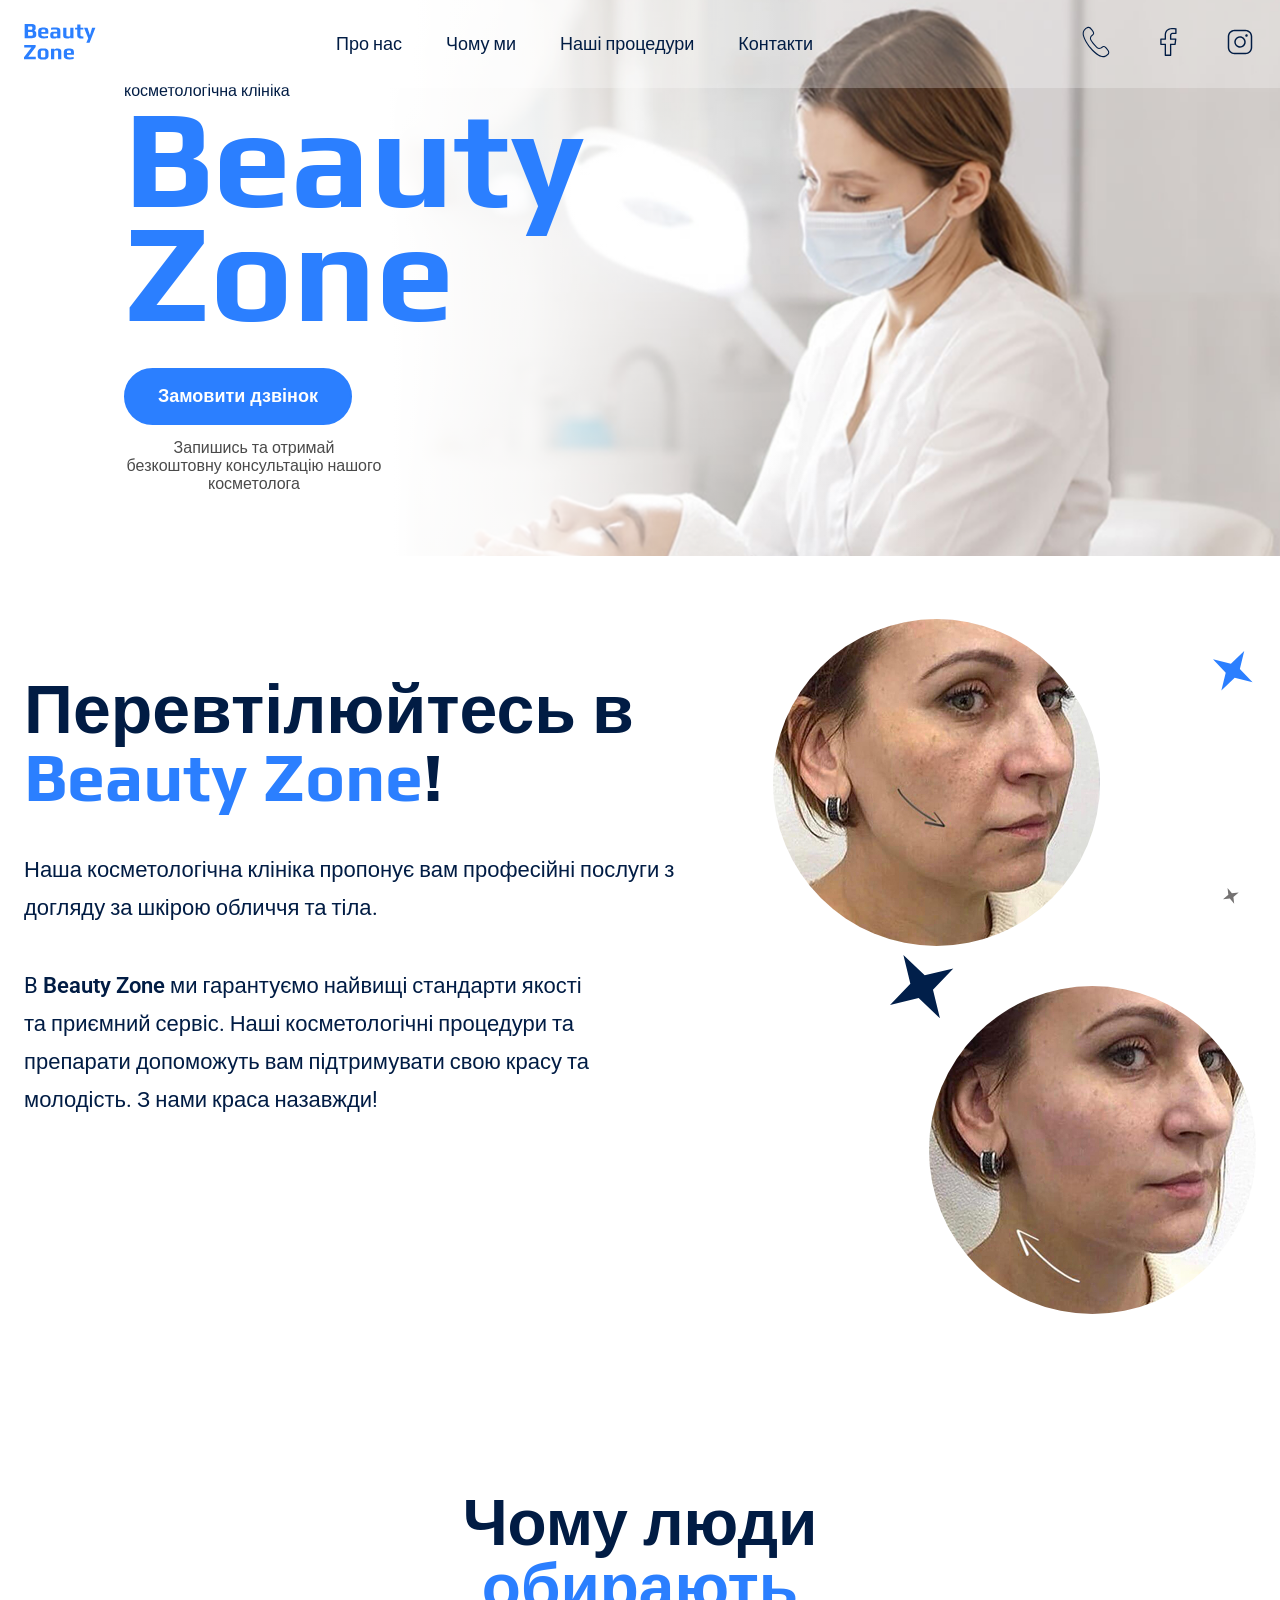
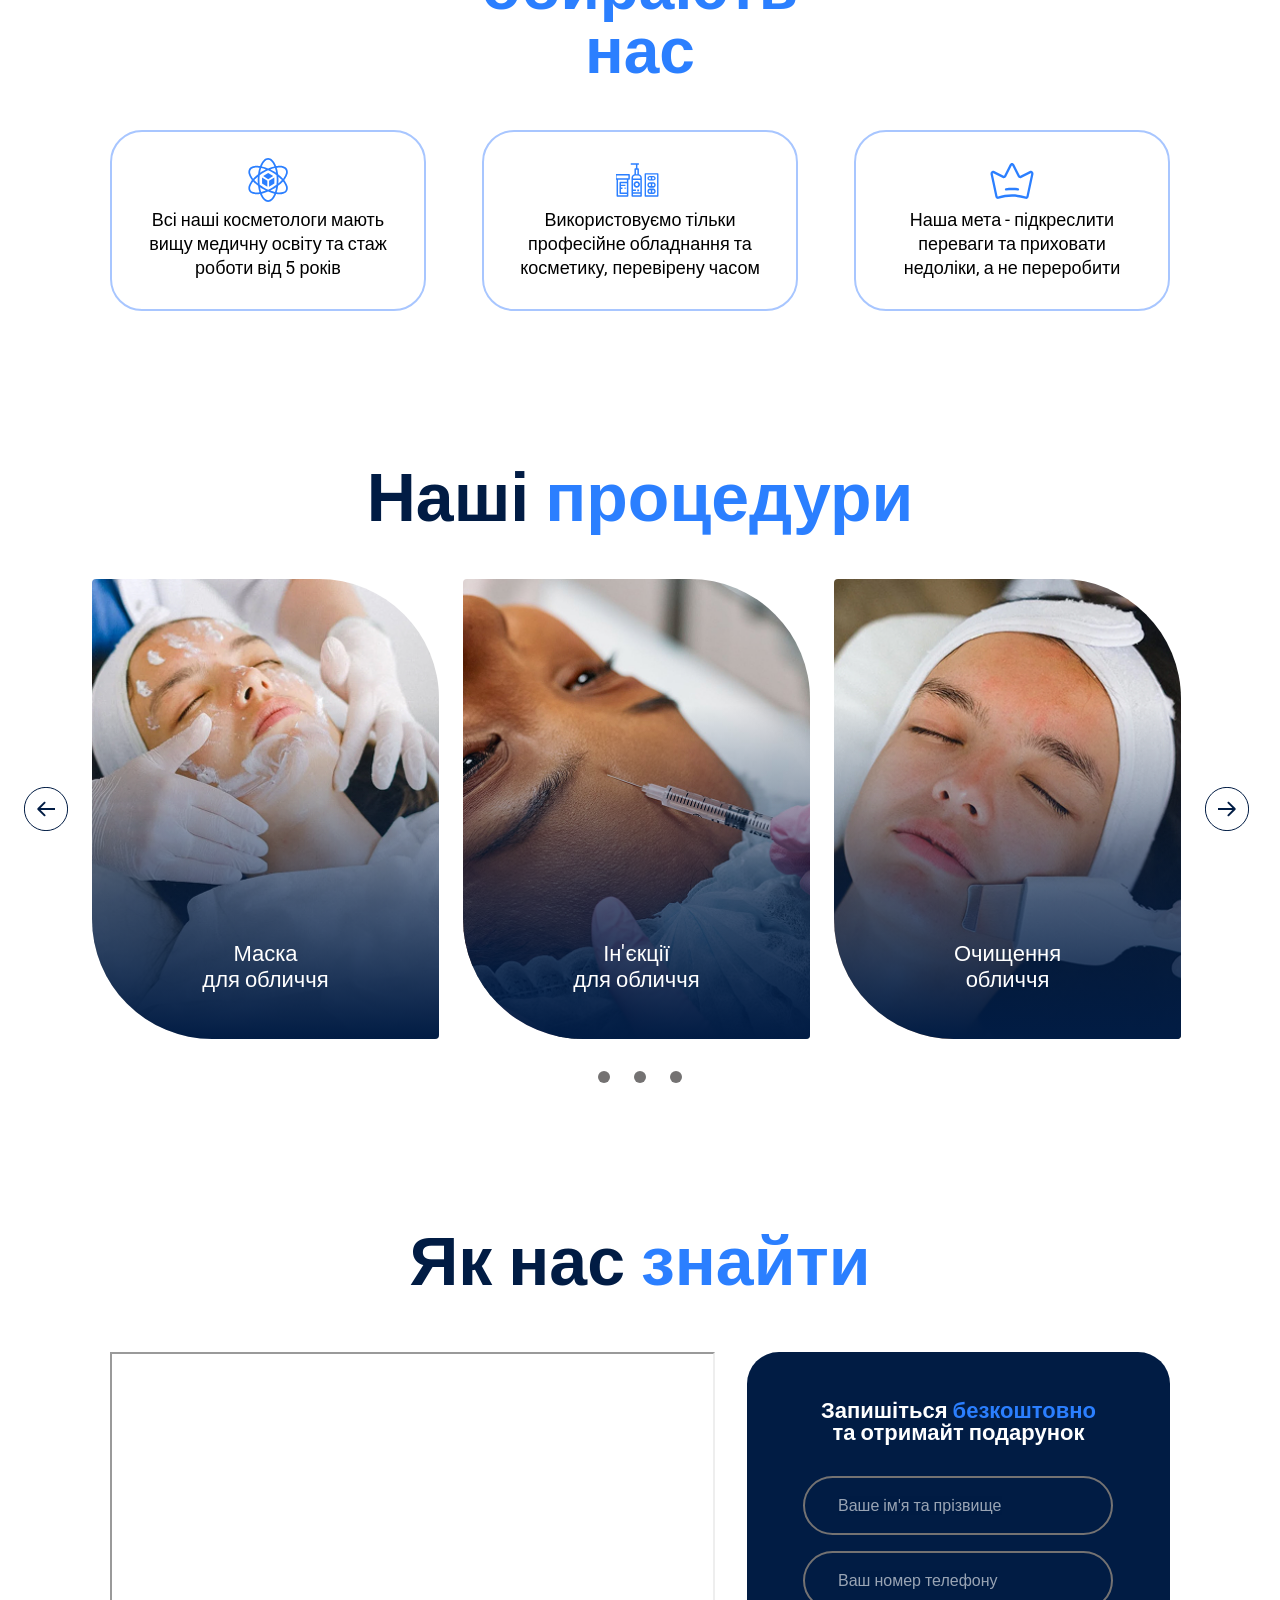
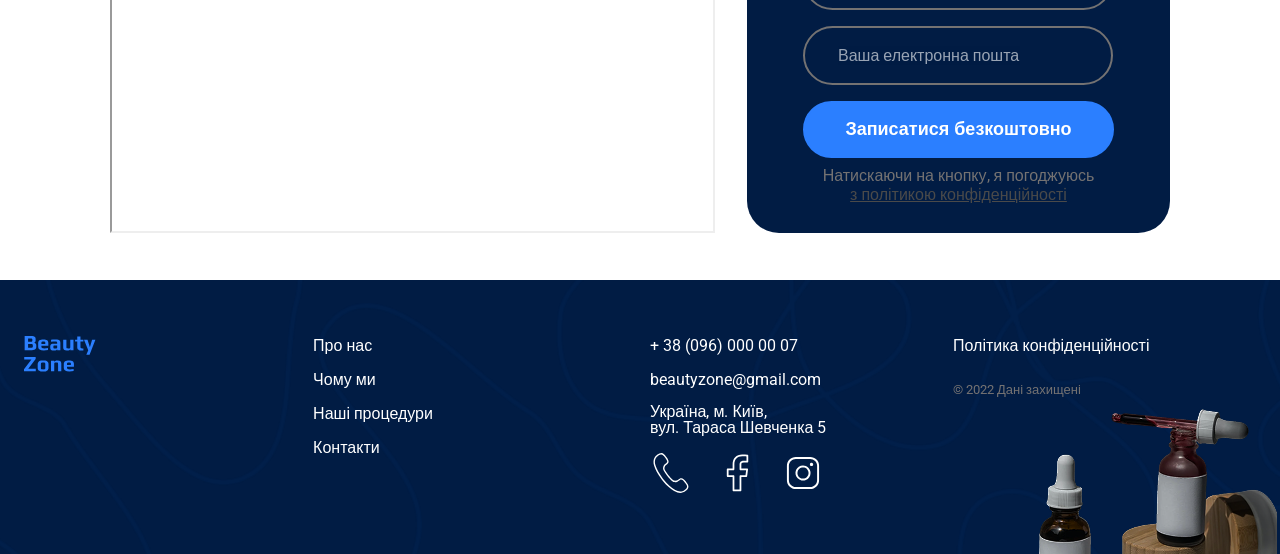
<file: index.html>
<!doctype html>
<html lang="uk">
  <head>
    <meta charset="UTF-8" />
    <meta name="viewport" content="width=device-width, initial-scale=1.0" />
    <title>Beauty Zone</title>
    <link rel="stylesheet" href="./scss/main.css" />
  </head>
  <body>
    <header class="header">
      <div class="container">
        <div class="header__container">
          <nav class="header__nav">
            <a href="#">
              <img src="./image/logo.svg" alt="Beauty Zone Logo" />
            </a>
            <ul class="header__menu">
              <li>
                <a class="link" href="#about">Про нас</a>
              </li>
              <li><a class="link" href="#why-us">Чому ми</a></li>
              <li><a class="link" href="#services">Наші процедури</a></li>
              <li><a class="link" href="#contact">Контакти</a></li>
            </ul>
          </nav>
          <ul class="header__social">
            <li>
              <a href="tel:+380960000007">
                <svg class="header__icon" width="32" height="32">
                  <use href="./image/icons.svg#telephone"></use>
                </svg>
              </a>
            </li>
            <li>
              <a href="#">
                <svg class="header__icon" width="32" height="32">
                  <use href="./image/icons.svg#facebook"></use>
                </svg>
              </a>
            </li>
            <li>
              <a href="#">
                <svg class="header__icon" width="32" height="32">
                  <use href="./image/icons.svg#instagram"></use>
                </svg>
              </a>
            </li>
          </ul>
        </div>
      </div>
    </header>
    <main>
      <section class="hero-section">
        <div class="container">
          <div class="hero-section__container">
            <div class="hero-section__text">
              <p class="hero-section__description">косметологічна клініка</p>
              <h1 class="hero-section__title">Beauty<br />Zone</h1>
              <button class="hero-button modal-btn-open" type="button">
                Замовити дзвінок
              </button>
              <p class="hero-section__terms">
                Запишись та отримай безкоштовну консультацію нашого косметолога
              </p>
            </div>
          </div>
        </div>
      </section>
      <section class="about-section" id="about">
        <div class="container">
          <div class="about-section__container">
            <div class="about-section__text">
              <h2 class="about-section__title">
                Перевтілюйтесь в
                <span class="text-brand">Beauty Zone</span>!
              </h2>
              <p class="about-section__description">
                Наша косметологічна клініка пропонує вам професійні послуги з
                догляду за шкірою обличчя та тіла.
              </p>
              <p
                class="about-section__description about-section__description--limited"
              >
                B <span class="text-brand-dark">Beauty Zone</span> ми гарантуємо
                найвищі стандарти якості та приємний сервіс. Наші косметологічні
                процедури та препарати допоможуть вам підтримувати свою красу та
                молодість. З нами краса назавжди!
              </p>
            </div>
            <div class="fase-card">
              <img
                class="fase-card__photo fase-card__photo--before"
                src="./image/Mask-before.jpg"
                alt="Стан шкіри до процедури"
              />
              <img
                class="fase-card__photo fase-card__photo--after"
                src="./image/Mask-after.jpg"
                alt="Стан шкіри після процедури"
              />
              <div class="fase-card__stars">
                <svg
                  class="fase-card__star fase-card__star--1"
                  width="64"
                  height="64"
                >
                  <use href="./image/symbol-defs.svg#Star-1"></use>
                </svg>
                <svg
                  class="fase-card__star fase-card__star--2"
                  width="40"
                  height="40"
                >
                  <use href="./image/symbol-defs.svg#Star-2"></use>
                </svg>
                <svg
                  class="fase-card__star fase-card__star--3"
                  width="16"
                  height="16"
                >
                  <use href="./image/symbol-defs.svg#Star-3"></use>
                </svg>
              </div>
            </div>
          </div>
        </div>
      </section>
      <section class="whyus-section" id="why-us">
        <div class="container">
          <h2 class="whyus-section__title">
            Чому люди <span class="text-brand">обирають нас</span>
          </h2>
          <div class="whyus-section__image">
            <article class="whyus-section__article">
              <svg width="48" height="48">
                <use href="./image/icons.svg#icon-1"></use>
              </svg>
              <p class="whyus-section__text">
                Всі наші косметологи мають вищу медичну освіту та стаж роботи
                від 5 років
              </p>
            </article>
            <article class="whyus-section__article">
              <svg width="48" height="48">
                <use href="./image/icons.svg#icon-2"></use>
              </svg>
              <p class="whyus-section__text">
                Використовуємо тільки професійне обладнання та косметику,
                перевірену часом
              </p>
            </article>
            <article class="whyus-section__article">
              <svg width="48" height="48">
                <use href="./image/icons.svg#icon-3"></use>
              </svg>
              <p class="whyus-section__text">
                Наша мета - підкреслити переваги та приховати недоліки, а не
                переробити
              </p>
            </article>
          </div>
        </div>
      </section>
      <section class="services-section" id="services">
        <div class="container">
          <h2 class="services-section__title">
            Наші <span class="text-brand text-bold">процедури</span>
          </h2>
          <div class="carousel">
            <button class="carousel__button" type="button">
              <svg width="44" height="44">
                <use href="./image/icons.svg#Arrow2"></use>
              </svg>
            </button>
            <ul class="carousel__list">
              <li>
                <article class="carousel__card">
                  <img
                    class="carousel__photo"
                    src="./image/Facial-Masks.jpg"
                    alt="Маска для обличчя"
                  />
                  <h3 class="carousel__description">
                    Маска<br />
                    для обличчя
                  </h3>
                </article>
              </li>
              <li>
                <article class="carousel__card">
                  <img
                    class="carousel__photo"
                    src="./image/Facial-Injections.jpg"
                    alt="Ін'єкції для обличчя"
                  />
                  <h3 class="carousel__description">
                    Ін'єкції<br />
                    для обличчя
                  </h3>
                </article>
              </li>
              <li>
                <article class="carousel__card">
                  <img
                    class="carousel__photo"
                    src="./image/Facial-Cleansing.jpg"
                    alt="Очищення обличчя"
                  />
                  <h3 class="carousel__description">
                    Очищення<br />
                    обличчя
                  </h3>
                </article>
              </li>
            </ul>
            <button
              class="carousel__button carousel__button--next"
              type="button"
            >
              <svg width="44" height="44">
                <use href="./image/icons.svg#Arrow2"></use>
              </svg>
            </button>
          </div>
          <div class="pagination">
            <span class="pagination__button"></span>
            <span class="pagination__button"></span>
            <span class="pagination__button"></span>
          </div>
        </div>
      </section>
      <section class="contact-section" id="contact">
        <div class="container">
          <h2 class="contact-section__title">
            Як нас <span class="text-brand">знайти</span>
          </h2>
          <div class="contact-section__container">
            <iframe
              src="https://www.google.com/maps/embed?pb=!1m18!1m12!1m3!1d5081.880125837256!2d30.51555397643694!3d50.442217071590605!2m3!1f0!2f0!3f0!3m2!1i1024!2i768!4f13.1!3m3!1m2!1s0x40d4cef8b5f6338d%3A0x25c7f06ad686451c!2z0LHRg9C7LiDQotCw0YDQsNGB0LAg0KjQtdCy0YfQtdC90LrQviwgNSwg0JrQuNC10LIsINCj0LrRgNCw0LjQvdCwLCAwMjAwMA!5e0!3m2!1sru!2sde!4v1784126427452!5m2!1sru!2sde"
              width="605"
              height="481"
              allowfullscreen=""
              loading="lazy"
              referrerpolicy="strict-origin-when-cross-origin"
              title="Карта розташування Beauty Zone"
            ></iframe>
            <div class="contact-section__form-container">
              <form class="contact-section__form">
                <p class="contact-section__form-title">
                  Запишіться <span class="text-brand">безкоштовно</span><br />
                  та отримайт подарунок
                </p>
                <div class="contact-section__form-field">
                  <label class="input-label visually-hidden" for="name"
                    >Ваше ім'я та прізвище</label
                  >
                  <input
                    class="input-control"
                    type="text"
                    id="name"
                    name="name"
                    placeholder="Ваше ім'я та прізвище"
                    required
                    pattern="[А-ЩЬЮЯҐЄІЇа-щьюяґєіїA-Za-z'ʼ\-]+(\s+[А-ЩЬЮЯҐЄІЇа-щьюяґєіїA-Za-z'ʼ\-]+)+"
                    title="Введіть ім'я та прізвище через пробіл (два слова)"
                  />
                </div>
                <div class="contact-section__form-field">
                  <label class="input-label visually-hidden" for="tel"
                    >Ваш номер телефону</label
                  >
                  <input
                    class="input-control"
                    type="tel"
                    id="tel"
                    name="tel"
                    placeholder="Ваш номер телефону"
                    pattern="^\+380\d{9}$"
                    title="Формат: +380 та 9 цифр, наприклад +380971234567"
                    required
                  />
                </div>
                <div class="contact-section__form-field">
                  <label class="input-label visually-hidden" for="user-email"
                    >Ваша електронна пошта</label
                  >
                  <input
                    class="input-control"
                    type="email"
                    id="user-email"
                    name="email"
                    placeholder="Ваша електронна пошта"
                    required
                  />
                </div>
                <button class="button-two" type="submit">
                  Записатися безкоштовно
                </button>
                <p class="form-terms">
                  Натискаючи на кнопку, я погоджуюсь
                  <a class="form-terms__link" href="#">
                    з політикою конфіденційності</a
                  >
                </p>
              </form>
            </div>
          </div>
        </div>
      </section>
    </main>
    <footer class="footer-section">
      <div class="container">
        <div class="footer-section__container">
          <nav class="footer-section__nav">
            <div class="footer-section__logo">
              <a href="#">
                <img src="./image/logo.svg" alt="Beauty Zone Logo" />
              </a>
            </div>
            <ul class="footer-section__menu">
              <li>
                <a class="link-footer" href="#about">Про нас</a>
              </li>
              <li>
                <a class="link-footer" href="#why-us">Чому ми</a>
              </li>
              <li>
                <a class="link-footer" href="#services">Наші процедури</a>
              </li>
              <li>
                <a class="link-footer" href="#contact">Контакти</a>
              </li>
            </ul>
          </nav>
          <address class="footer-section__address">
            <div class="footer-section__contacts">
              <ul class="footer-section__address-list">
                <li>
                  <a class="link-footer" href="tel:+380960000007"
                    >+ 38 (096) 000 00 07</a
                  >
                </li>
                <li>
                  <a class="link-footer" href="mailto:beautyzone@gmail.com"
                    >beautyzone@gmail.com</a
                  >
                </li>
                <li>
                  <a
                    class="link-footer"
                    href="https://maps.app.goo.gl/HnCB11w3N8Eyhjzk7"
                    target="_blank"
                    rel="noopener noreferrer"
                    >Україна, м. Київ,<br />
                    вул. Тараса Шевченка 5</a
                  >
                </li>
              </ul>
              <div class="footer-section__socials">
                <a href="tel:+380960000007">
                  <svg width="42" height="42">
                    <use href="./image/icons.svg#telephone"></use>
                  </svg>
                </a>
                <a href="#">
                  <svg width="42" height="42">
                    <use href="./image/icons.svg#facebook"></use>
                  </svg>
                </a>
                <a href="#">
                  <svg width="42" height="42">
                    <use href="./image/icons.svg#instagram"></use>
                  </svg>
                </a>
              </div>
            </div>
            <div class="footer-section__address-info">
              <a class="link-footer" href="#">Політика конфіденційності</a>
              <p class="footer-section__copyright">&copy; 2022 Дані захищені</p>
            </div>
          </address>
        </div>
      </div>
    </footer>

    <div class="backdrop is-hidden">
      <div class="modal">
        <button class="modal__btn-close" type="button">
          <svg class="modal__btn-close-icon" height="16" width="16">
            <use href="./image/icons.svg#cross"></use>
          </svg>
        </button>

        <h1 class="modal__title">
          Замовити<br />
          дзвінок
        </h1>
        <p class="modal__text">
          Запишіться <span class="text-brand">безкоштовно<br /></span> та
          отримайте подарунок
        </p>
        <form class="modal__form" autocomplete="off">
          <div class="modal__form-field">
            <label class="input-label visually-hidden" for="modal-name"
              >Ваше ім'я та прізвище</label
            >
            <input
              class="input-control"
              type="text"
              id="modal-name"
              name="name"
              placeholder="Ваше ім'я та прізвище"
              pattern="[А-ЩЬЮЯҐЄІЇа-щьюяґєіїA-Za-z'ʼ\-]+(\s+[А-ЩЬЮЯҐЄІЇа-щьюяґєіїA-Za-z'ʼ\-]+)+"
              title="Введіть ім'я та прізвище через пробіл (два слова)"
              required
            />
          </div>
          <div class="modal__form-field">
            <label class="input-label visually-hidden" for="modal-tel"
              >Ваш номер телефону</label
            >
            <input
              class="input-control"
              type="tel"
              id="modal-tel"
              name="tel"
              placeholder="Ваш номер телефону"
              pattern="^\+380\d{9}$"
              title="Формат: +380 та 9 цифр, наприклад +380971234567"
              required
            />
          </div>
          <div class="modal__form-field">
            <label class="input-label visually-hidden" for="modal-user-email"
              >Ваша електронна пошта</label
            >
            <input
              class="input-control"
              type="email"
              id="modal-user-email"
              name="email"
              placeholder="Ваша електронна пошта"
              required
            />
          </div>
          <button class="button-two" type="submit">
            Записатися безкоштовно
          </button>
          <p class="form-terms">
            Натискаючи на кнопку, я погоджуюсь
            <a class="form-terms__link" href="#"
              >з політикою конфіденційності</a
            >
          </p>
        </form>
      </div>
    </div>

    <script src="./js/modal.js"></script>
  </body>
</html>
</file>
<file: scss/main.css>
@font-face {
  font-display: swap;
  font-family: "Play";
  font-style: normal;
  font-weight: 400;
  src: url("../fonts/play-v21-latin-regular.woff2");
}
@font-face {
  font-display: swap;
  font-family: "Play";
  font-style: normal;
  font-weight: 700;
  src: url("../fonts/play-v21-latin-700.woff2");
}
@font-face {
  font-display: swap;
  font-family: "Roboto";
  font-style: normal;
  font-weight: 400;
  src: url("../fonts/roboto-v51-latin-regular.woff2");
}
@font-face {
  font-display: swap;
  font-family: "Roboto";
  font-style: normal;
  font-weight: 600;
  src: url("../fonts/roboto-v51-latin-600.woff2");
}
@font-face {
  font-display: swap;
  font-family: "Roboto";
  font-style: normal;
  font-weight: 700;
  src: url("../fonts/roboto-v51-latin-700.woff2");
}
:root {
  --color-brand: #2b7fff;
  --color-primary-dark: #011c44;
  --color-primary-light: #ffffff;
  --color-secondary-dark: #000000;
  --color-secondary-neutral: #747272;
  --color-secondary-light: #4a4a4a;
  --color-border-light: #a8c6ff;
}

*,
*::before,
*::after {
  box-sizing: border-box;
}

body {
  color: var(--color-primary-dark);
  font-family: "Roboto", sans-serif;
  font-weight: 400;
  margin: 0px;
}

a {
  display: inline-block;
}

ul {
  margin: 0;
  padding: 0;
  list-style-type: none;
}

.visually-hidden {
  position: absolute;
  width: 1px;
  height: 1px;
  margin: -1px;
  border: 0;
  padding: 0;
  white-space: nowrap;
  clip-path: inset(100%);
  clip: rect(0 0 0 0);
  overflow: hidden;
}

.text-brand {
  color: var(--color-brand);
}

.text-bold {
  font-size: 68px;
  line-height: 100%;
}

.text-brand-dark {
  color: var(--color-primary-dark);
  font-weight: 600;
}

.hero-button {
  color: var(--color-primary-light);
  margin-bottom: 14px;
  padding: 16px 32px;
  font-weight: 600;
  font-size: 18px;
  background-color: var(--color-brand);
  border: 2px solid var(--color-brand);
  cursor: pointer;
  border-radius: 32px;
}
.hero-button:hover {
  color: var(--color-secondary-dark);
  background-color: transparent;
  border: 2px solid var(--color-brand);
}

.button-two {
  color: var(--color-primary-light);
  margin-bottom: 8px;
  padding: 16px 32px;
  font-weight: 600;
  font-size: 18px;
  background-color: var(--color-brand);
  border: 2px solid var(--color-brand);
  cursor: pointer;
  border-radius: 32px;
}

.carousel {
  display: flex;
  align-items: center;
  padding-bottom: 32px;
  gap: 24px;
}
.carousel__button {
  display: flex;
  align-items: center;
  justify-content: center;
  flex-shrink: 0;
  width: 44px;
  height: 44px;
  border-radius: 50%;
  background: transparent;
  border: none;
  padding: 0;
  cursor: pointer;
}
.carousel__button:hover {
  --color0: var(--color-brand);
  --color1: var(--color-primary-light);
}
.carousel__button--next {
  transform: rotate(180deg);
}
.carousel__list {
  display: flex;
  gap: 24px;
}
.carousel__card {
  position: relative;
  border-radius: 4px 120px 4px 120px;
  overflow: hidden;
  transition: 0.3s;
}
.carousel__card:hover {
  transform: scale(1.05);
}
.carousel__photo {
  width: 100%;
  height: 460px;
  -o-object-fit: cover;
     object-fit: cover;
  display: block;
}
.carousel__description {
  position: absolute;
  bottom: 24px;
  left: 0;
  right: 0;
  text-align: center;
  color: var(--color-primary-light);
  font-family: "Roboto", sans-serif;
  font-weight: 400;
  font-size: 22px;
  line-height: 26px;
  letter-spacing: 0;
  z-index: 1;
}
.carousel__card::after {
  content: "";
  position: absolute;
  bottom: 0;
  left: 0;
  right: 0;
  height: 100%;
  background: linear-gradient(to top, rgb(1, 28, 68) 0%, rgba(1, 28, 68, 0.7) 30%, rgba(1, 28, 68, 0) 72.58%);
}

.fase-card {
  position: relative;
  width: 499px;
  height: 695px;
}
.fase-card__photo {
  border-radius: 50%;
  -o-object-fit: cover;
     object-fit: cover;
}
.fase-card__photo--before {
  position: absolute;
}
.fase-card__photo--after {
  position: absolute;
  bottom: 0;
  right: 0;
}
.fase-card__stars {
  position: absolute;
  top: 0;
  left: 0;
  width: 100%;
  height: 100%;
  pointer-events: none;
}
.fase-card__star {
  position: absolute;
}
.fase-card__star--1 {
  top: 336px;
  left: 117px;
}
.fase-card__star--2 {
  top: 32px;
  left: 440px;
}
.fase-card__star--3 {
  top: 269px;
  left: 450px;
}

.input-control {
  border-radius: 32px;
  border: 2px solid var(--color-secondary-neutral);
  background-color: transparent;
  padding: 18px 33px;
  max-width: 310px;
  width: 100%;
  color: var(--color-primary-light);
  font: inherit;
  outline: none;
}
.input-control:focus {
  background-color: var(--color-secondary-neutral);
}
.input-control::-moz-placeholder {
  color: var(--color-primary-light);
  opacity: 0.6;
}
.input-control::placeholder {
  color: var(--color-primary-light);
  opacity: 0.6;
}

.link {
  color: var(--color-primary-dark);
  text-decoration: none;
  font-size: 18px;
  line-height: 100%;
  transition: color 0.3s;
}
.link:hover {
  color: var(--color-brand);
}

.link-footer {
  color: var(--color-primary-light);
  text-decoration: none;
  font-size: 16px;
  line-height: 100%;
  margin-bottom: 16px;
  transition: color 0.3s;
}

.pagination {
  display: flex;
  align-items: center;
  justify-content: center;
  gap: 24px;
}
.pagination__button {
  width: 12px;
  height: 12px;
  padding: 0;
  background-color: var(--color-secondary-neutral);
  border-radius: 50%;
  cursor: pointer;
}
.pagination__button--active {
  background-color: var(--color-brand);
}

.header {
  top: 0;
  left: 0;
  width: 100%;
  position: absolute;
  background: rgba(255, 255, 255, 0.25);
}
.header__container {
  display: flex;
  align-items: center;
  justify-content: space-between;
  padding: 24px 0;
}
.header__nav {
  color: var(--color-primary-dark);
  display: flex;
  align-items: center;
  gap: 240px;
}
.header__menu {
  display: flex;
  gap: 44px;
}
.header__social {
  display: flex;
  align-items: center;
  gap: 40px;
}
.header__icon {
  --color0: var(--color-primary-dark);
}

.hero-section {
  padding: 65px 0 63px 0;
  background-image: linear-gradient(89.38deg, #ffffff 30.62%, rgba(255, 255, 255, 0.850898) 41.31%, rgba(255, 255, 255, 0.193204) 58.65%, rgba(255, 255, 255, 0) 72.78%), url("../image/Facial-Massage.jpg");
  background-repeat: no-repeat;
  background-position: center top;
  background-size: cover;
}
.hero-section__container {
  display: flex;
}
.hero-section__text {
  margin-left: 100px;
  display: inline-block;
}
.hero-section__description {
  color: var(--color-primary-dark);
  margin: 0;
  padding-top: 16px;
}
.hero-section__title {
  color: var(--color-brand);
  margin-top: 0;
  margin-bottom: 40px;
  font-family: "Play";
  font-weight: 700;
  font-size: 140px;
  line-height: 114px;
}
.hero-section__terms {
  margin: 0px;
  max-width: 260px;
  text-align: center;
  color: var(--color-secondary-light);
  line-height: 18px;
}

.form-terms {
  color: var(--color-secondary-neutral);
  margin: 0 auto;
  text-align: center;
}
.form-terms__link {
  color: var(--color-secondary-light);
  line-height: 18px;
}

.about-section {
  padding: 63px 0 88px 0;
}
.about-section__container {
  display: flex;
  justify-content: space-between;
  gap: 40px;
}
.about-section__text {
  max-width: 709px;
}
.about-section__title {
  margin-bottom: 40px;
  color: var(--color-primary-dark);
  font-family: "Play", sans-serif;
  font-weight: 700;
  font-size: 68px;
  line-height: 100%;
}
.about-section__description {
  max-width: 653px;
  margin-bottom: 40px;
  color: var(--color-primary-dark);
  font-size: 22px;
  line-height: 38px;
}
.about-section__description--limited {
  max-width: 567px;
}

.whyus-section {
  padding: 88px 0 48px 0;
}
.whyus-section__title {
  max-width: 441px;
  margin: 0 auto;
  color: var(--color-primary-dark);
  text-align: center;
  margin-bottom: 48px;
  font-family: "Play", sans-serif;
  font-weight: 700;
  font-size: 64px;
  line-height: 100%;
}
.whyus-section__image {
  display: flex;
  justify-content: center;
  gap: 56px;
}
.whyus-section__article {
  width: 316px;
  height: 181px;
  padding: 24px 32px;
  border: 2px solid var(--color-border-light);
  border-radius: 32px;
  text-align: center;
}
.whyus-section__text {
  color: var(--color-secondary-dark);
  font-size: 18px;
  line-height: 24px;
  margin: 0;
}

.services-section {
  padding: 48px 0 48px 0;
}
.services-section__title {
  color: var(--color-primary-dark);
  margin-bottom: 48px;
  font-family: "Play", sans-serif;
  text-align: center;
  font-weight: 700;
  font-size: 68px;
  line-height: 100%;
}

.contact-section {
  padding: 48px 0 47.5px 0;
}
.contact-section__title {
  color: var(--color-primary-dark);
  margin-top: 48px;
  font-family: "Play", sans-serif;
  text-align: center;
  font-weight: 700;
  font-size: 68px;
  line-height: 100%;
}
.contact-section__container {
  display: flex;
  gap: 32px;
  justify-content: center;
}
.contact-section__form-container {
  background-color: var(--color-primary-dark);
  border-radius: 32px;
  padding: 48px 56px;
  max-width: 423px;
  max-height: 481px;
}
.contact-section__form {
  display: flex;
  flex-direction: column;
}
.contact-section__form-title {
  color: var(--color-primary-light);
  font-family: "Roboto", sans-serif;
  text-align: center;
  margin: 0 0 32px;
  font-weight: 600;
  font-size: 22px;
  line-height: 100%;
}
.contact-section__form-field {
  color: var(--color-primary-light);
  margin-bottom: 16px;
  width: 100%;
}

.footer-section {
  padding: 56px 0;
  position: relative;
  background-image: url("../image/footer-background.png");
  background-color: var(--color-primary-dark);
  background-repeat: no-repeat;
  background-position: center;
  background-size: cover;
}
.footer-section__container {
  display: flex;
  gap: 20px;
}
.footer-section__nav, .footer-section__address {
  display: flex;
  flex-basis: 50%;
  font-style: normal;
  gap: 20px;
}
.footer-section__logo, .footer-section__menu {
  flex-grow: 1;
}
.footer-section__address-info, .footer-section__contacts {
  flex-grow: 1;
}
.footer-section__address-list {
  display: flex;
  flex-direction: column;
}
.footer-section__socials {
  display: flex;
  gap: 24px;
}
.footer-section__copyright {
  color: var(--color-secondary-neutral);
  font-size: 13px;
  line-height: 100%;
}
.footer-section::after {
  position: absolute;
  width: 250px;
  height: 150px;
  right: 0;
  bottom: 0;
  background-image: url("../image/decor-flacon.png");
  background-repeat: no-repeat;
  content: "";
}

.container {
  width: 100%;
  max-width: 1288px;
  margin: 0 auto;
  padding: 0 24px;
}

.backdrop {
  position: fixed;
  top: 0;
  left: 0;
  right: 0;
  bottom: 0;
  display: flex;
  align-items: center;
  justify-content: center;
  background-color: rgba(0, 0, 0, 0.5);
  padding: 10px 0;
  transition: opacity 0.3s, visibility 0.3s;
}
.backdrop.is-hidden {
  opacity: 0;
  visibility: hidden;
  pointer-events: none;
}

.modal {
  position: relative;
  width: 100%;
  max-width: 723px;
  height: 100%;
  max-height: 681px;
  background-image: url("../image/background-modal.png");
  background-repeat: no-repeat;
  background-position: center;
  background-size: cover;
  background-color: var(--color-primary-dark);
  border-radius: 48px;
  padding: 42px 144px;
  overflow-y: auto;
}
.modal__btn-close {
  position: absolute;
  top: 42px;
  right: 42px;
  background: transparent;
  padding: 0;
  border: none;
  cursor: pointer;
}
.modal__btn-close-icon {
  color: var(--color-primary-light);
}
.modal__btn-close-icon:hover {
  color: var(--color-brand);
}
.modal__title {
  color: var(--color-primary-light);
  font-family: "Play", sans-serif;
  text-align: center;
  font-weight: 700;
  font-size: 64px;
  line-height: 100%;
  margin: 0px;
  margin-bottom: 40px;
}
.modal__text {
  color: var(--color-primary-light);
  font-family: "Roboto", sans-serif;
  text-align: center;
  font-weight: 600;
  font-size: 22px;
  line-height: 100%;
  margin-bottom: 32px;
  margin-top: 0;
}
.modal__form {
  display: flex;
  flex-direction: column;
  align-items: center;
  text-align: center;
}
.modal__form-field {
  color: var(--color-primary-light);
  margin-bottom: 24px;
  width: 100%;
}/*# sourceMappingURL=main.css.map */
</file>
